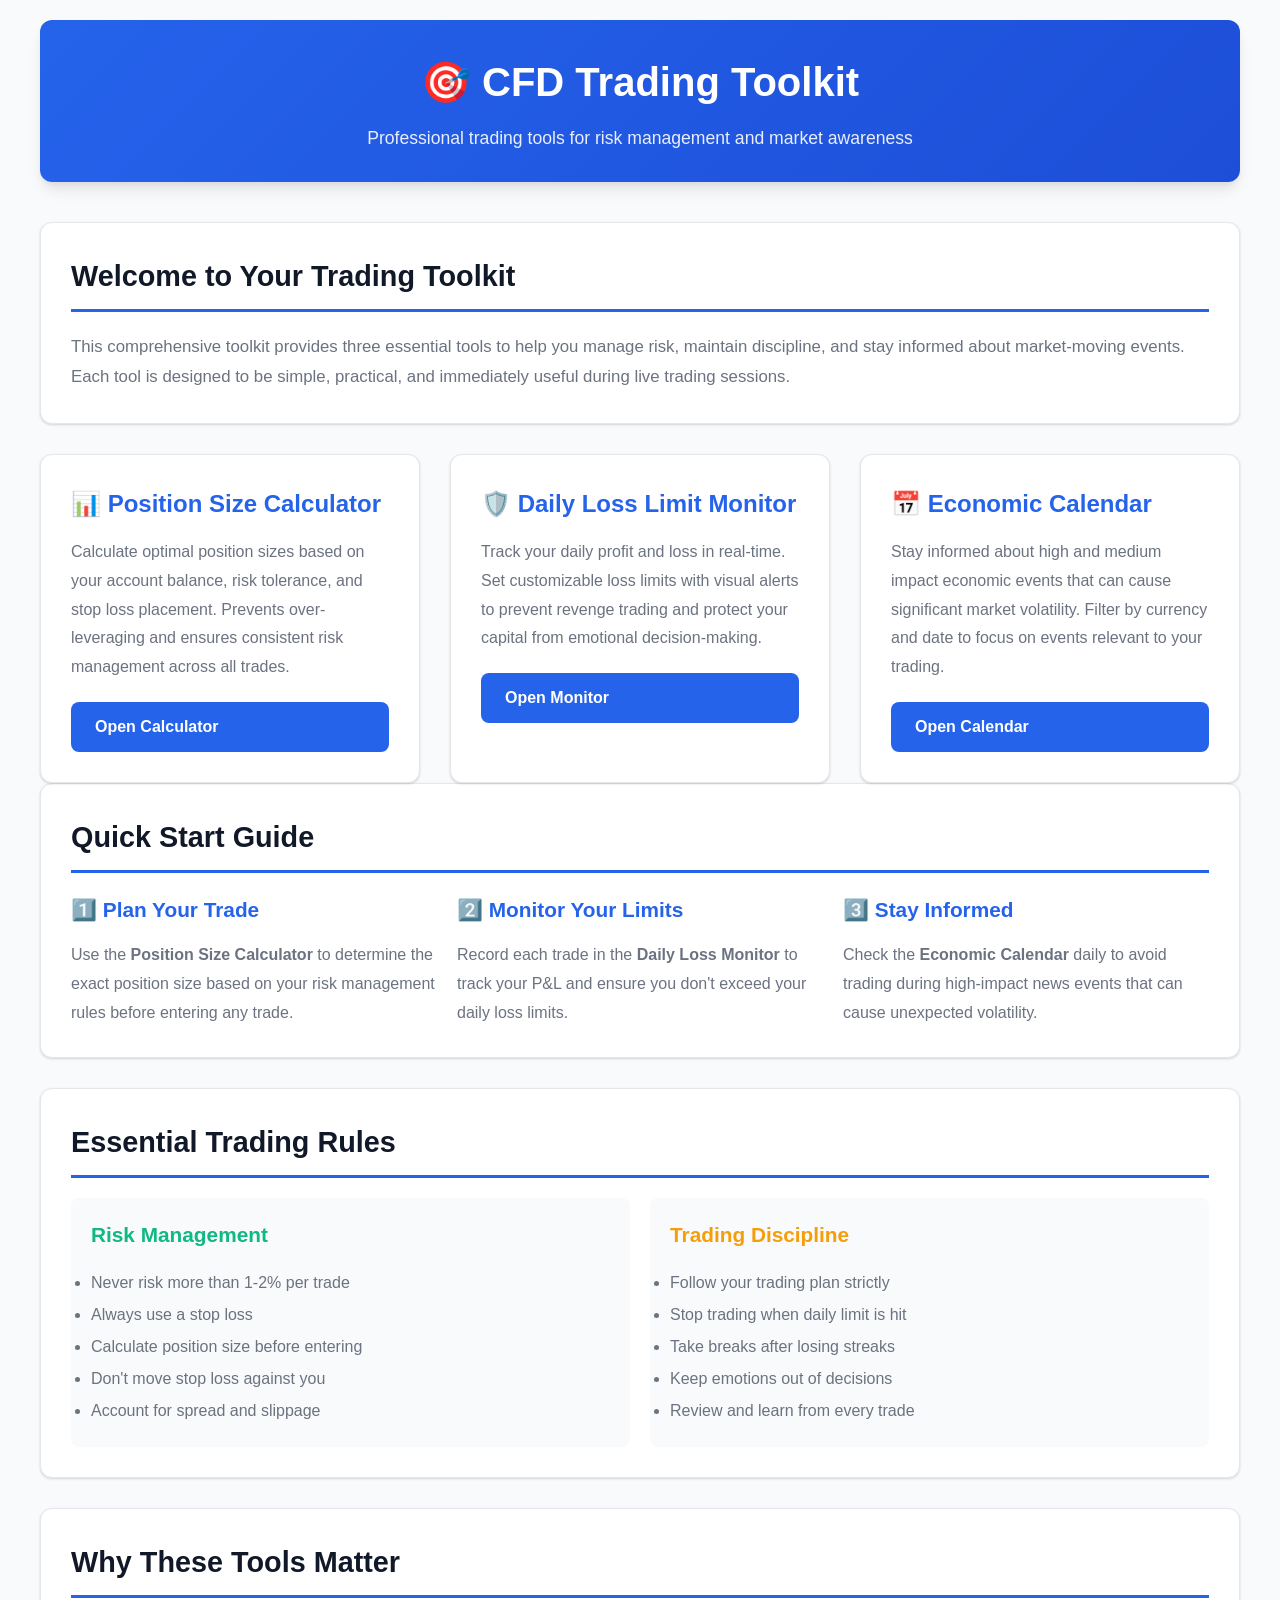
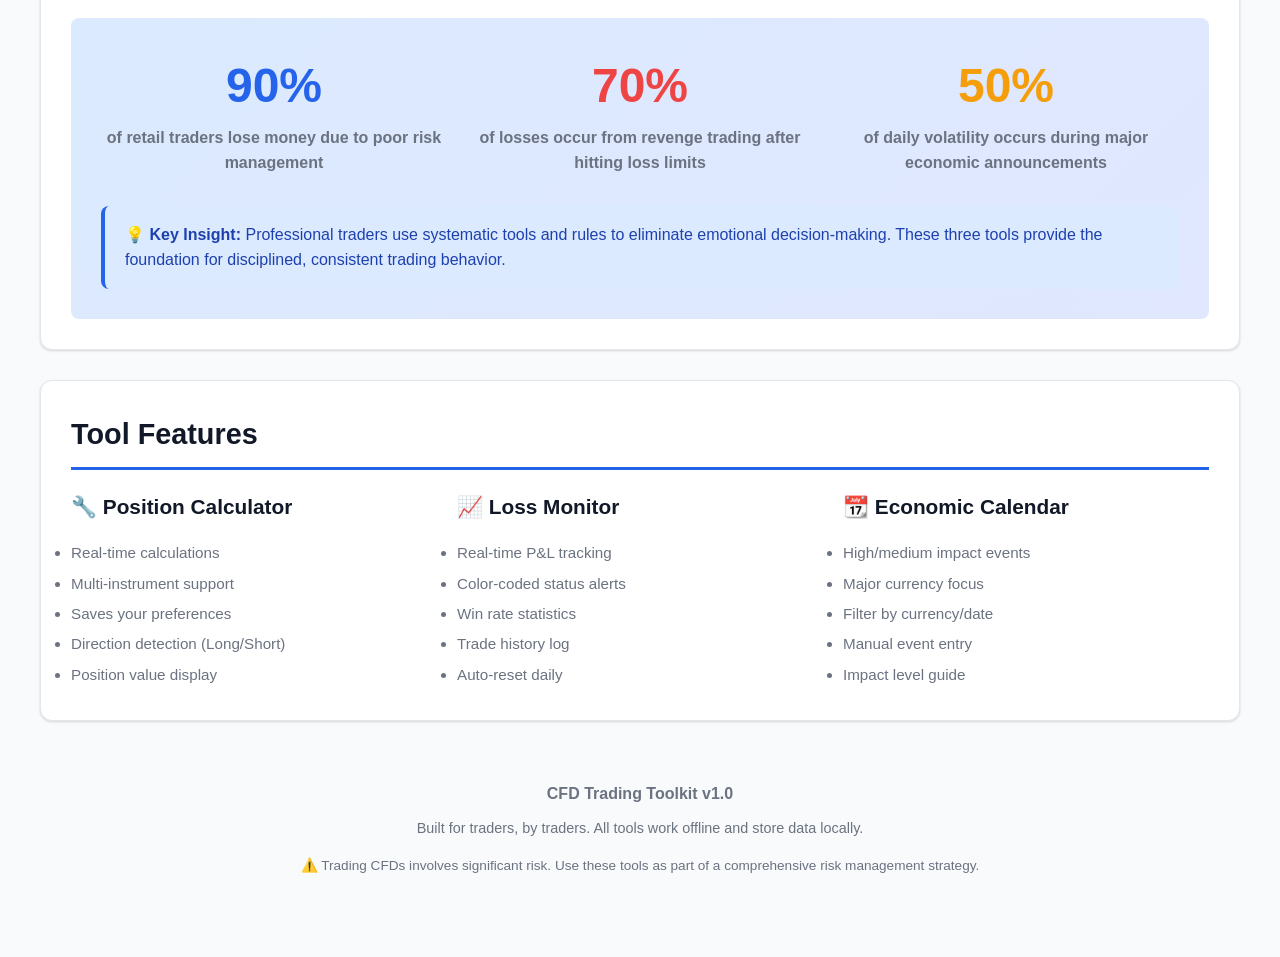
<file: index.html>
<!DOCTYPE html>
<html lang="en">
<head>
    <meta charset="UTF-8">
    <meta name="viewport" content="width=device-width, initial-scale=1.0">
    <title>CFD Trading Toolkit - Dashboard</title>
    <link rel="stylesheet" href="css/style.css">
</head>
<body>
    <div class="container">
        <!-- Header -->
        <div class="header">
            <h1>🎯 CFD Trading Toolkit</h1>
            <p>Professional trading tools for risk management and market awareness</p>
        </div>

        <!-- Welcome Message -->
        <div class="card">
            <h2>Welcome to Your Trading Toolkit</h2>
            <p style="color: var(--text-secondary); line-height: 1.8; font-size: 1.05rem;">
                This comprehensive toolkit provides three essential tools to help you manage risk,
                maintain discipline, and stay informed about market-moving events. Each tool is designed
                to be simple, practical, and immediately useful during live trading sessions.
            </p>
        </div>

        <!-- Tools Grid -->
        <div class="dashboard-grid">
            <!-- Position Size Calculator -->
            <a href="position-calculator.html" class="tool-card">
                <h3>📊 Position Size Calculator</h3>
                <p>
                    Calculate optimal position sizes based on your account balance, risk tolerance,
                    and stop loss placement. Prevents over-leveraging and ensures consistent risk
                    management across all trades.
                </p>
                <div class="btn btn-primary">Open Calculator</div>
            </a>

            <!-- Daily Loss Limit Monitor -->
            <a href="loss-monitor.html" class="tool-card">
                <h3>🛡️ Daily Loss Limit Monitor</h3>
                <p>
                    Track your daily profit and loss in real-time. Set customizable loss limits
                    with visual alerts to prevent revenge trading and protect your capital from
                    emotional decision-making.
                </p>
                <div class="btn btn-primary">Open Monitor</div>
            </a>

            <!-- Economic Calendar -->
            <a href="economic-calendar.html" class="tool-card">
                <h3>📅 Economic Calendar</h3>
                <p>
                    Stay informed about high and medium impact economic events that can cause
                    significant market volatility. Filter by currency and date to focus on
                    events relevant to your trading.
                </p>
                <div class="btn btn-primary">Open Calendar</div>
            </a>
        </div>

        <!-- Quick Start Guide -->
        <div class="card">
            <h2>Quick Start Guide</h2>

            <div class="grid grid-3">
                <div>
                    <h3 style="color: var(--primary-color);">1️⃣ Plan Your Trade</h3>
                    <p style="color: var(--text-secondary); line-height: 1.8;">
                        Use the <strong>Position Size Calculator</strong> to determine the exact
                        position size based on your risk management rules before entering any trade.
                    </p>
                </div>

                <div>
                    <h3 style="color: var(--primary-color);">2️⃣ Monitor Your Limits</h3>
                    <p style="color: var(--text-secondary); line-height: 1.8;">
                        Record each trade in the <strong>Daily Loss Monitor</strong> to track your
                        P&L and ensure you don't exceed your daily loss limits.
                    </p>
                </div>

                <div>
                    <h3 style="color: var(--primary-color);">3️⃣ Stay Informed</h3>
                    <p style="color: var(--text-secondary); line-height: 1.8;">
                        Check the <strong>Economic Calendar</strong> daily to avoid trading during
                        high-impact news events that can cause unexpected volatility.
                    </p>
                </div>
            </div>
        </div>

        <!-- Trading Rules Reminder -->
        <div class="card">
            <h2>Essential Trading Rules</h2>

            <div class="grid grid-2">
                <div style="background: var(--bg-color); padding: 20px; border-radius: 8px;">
                    <h3 style="color: var(--success-color);">Risk Management</h3>
                    <ul style="line-height: 2; color: var(--text-secondary);">
                        <li>Never risk more than 1-2% per trade</li>
                        <li>Always use a stop loss</li>
                        <li>Calculate position size before entering</li>
                        <li>Don't move stop loss against you</li>
                        <li>Account for spread and slippage</li>
                    </ul>
                </div>

                <div style="background: var(--bg-color); padding: 20px; border-radius: 8px;">
                    <h3 style="color: var(--warning-color);">Trading Discipline</h3>
                    <ul style="line-height: 2; color: var(--text-secondary);">
                        <li>Follow your trading plan strictly</li>
                        <li>Stop trading when daily limit is hit</li>
                        <li>Take breaks after losing streaks</li>
                        <li>Keep emotions out of decisions</li>
                        <li>Review and learn from every trade</li>
                    </ul>
                </div>
            </div>
        </div>

        <!-- Statistics Dashboard (Optional) -->
        <div class="card">
            <h2>Why These Tools Matter</h2>

            <div style="background: linear-gradient(135deg, #dbeafe, #e0e7ff); padding: 30px; border-radius: 8px;">
                <div class="grid grid-3">
                    <div style="text-align: center;">
                        <div style="font-size: 3rem; font-weight: 700; color: var(--primary-color);">90%</div>
                        <div style="color: var(--text-secondary); font-weight: 600;">
                            of retail traders lose money due to poor risk management
                        </div>
                    </div>

                    <div style="text-align: center;">
                        <div style="font-size: 3rem; font-weight: 700; color: var(--danger-color);">70%</div>
                        <div style="color: var(--text-secondary); font-weight: 600;">
                            of losses occur from revenge trading after hitting loss limits
                        </div>
                    </div>

                    <div style="text-align: center;">
                        <div style="font-size: 3rem; font-weight: 700; color: var(--warning-color);">50%</div>
                        <div style="color: var(--text-secondary); font-weight: 600;">
                            of daily volatility occurs during major economic announcements
                        </div>
                    </div>
                </div>

                <div class="alert alert-info" style="margin-top: 30px; margin-bottom: 0;">
                    <strong>💡 Key Insight:</strong> Professional traders use systematic tools and rules to eliminate
                    emotional decision-making. These three tools provide the foundation for disciplined,
                    consistent trading behavior.
                </div>
            </div>
        </div>

        <!-- Support Information -->
        <div class="card">
            <h2>Tool Features</h2>

            <div class="grid grid-3">
                <div>
                    <h3>🔧 Position Calculator</h3>
                    <ul style="line-height: 2; color: var(--text-secondary); font-size: 0.95rem;">
                        <li>Real-time calculations</li>
                        <li>Multi-instrument support</li>
                        <li>Saves your preferences</li>
                        <li>Direction detection (Long/Short)</li>
                        <li>Position value display</li>
                    </ul>
                </div>

                <div>
                    <h3>📈 Loss Monitor</h3>
                    <ul style="line-height: 2; color: var(--text-secondary); font-size: 0.95rem;">
                        <li>Real-time P&L tracking</li>
                        <li>Color-coded status alerts</li>
                        <li>Win rate statistics</li>
                        <li>Trade history log</li>
                        <li>Auto-reset daily</li>
                    </ul>
                </div>

                <div>
                    <h3>📆 Economic Calendar</h3>
                    <ul style="line-height: 2; color: var(--text-secondary); font-size: 0.95rem;">
                        <li>High/medium impact events</li>
                        <li>Major currency focus</li>
                        <li>Filter by currency/date</li>
                        <li>Manual event entry</li>
                        <li>Impact level guide</li>
                    </ul>
                </div>
            </div>
        </div>

        <!-- Footer Info -->
        <div class="card" style="background: var(--bg-color); border: none; box-shadow: none;">
            <p class="text-center" style="color: var(--text-secondary); margin-bottom: 10px;">
                <strong>CFD Trading Toolkit v1.0</strong>
            </p>
            <p class="text-center" style="color: var(--text-secondary); font-size: 0.9rem;">
                Built for traders, by traders. All tools work offline and store data locally.
            </p>
            <p class="text-center" style="color: var(--text-secondary); font-size: 0.85rem; margin-top: 15px;">
                ⚠️ Trading CFDs involves significant risk. Use these tools as part of a comprehensive risk management strategy.
            </p>
        </div>
    </div>
</body>
</html>
</file>
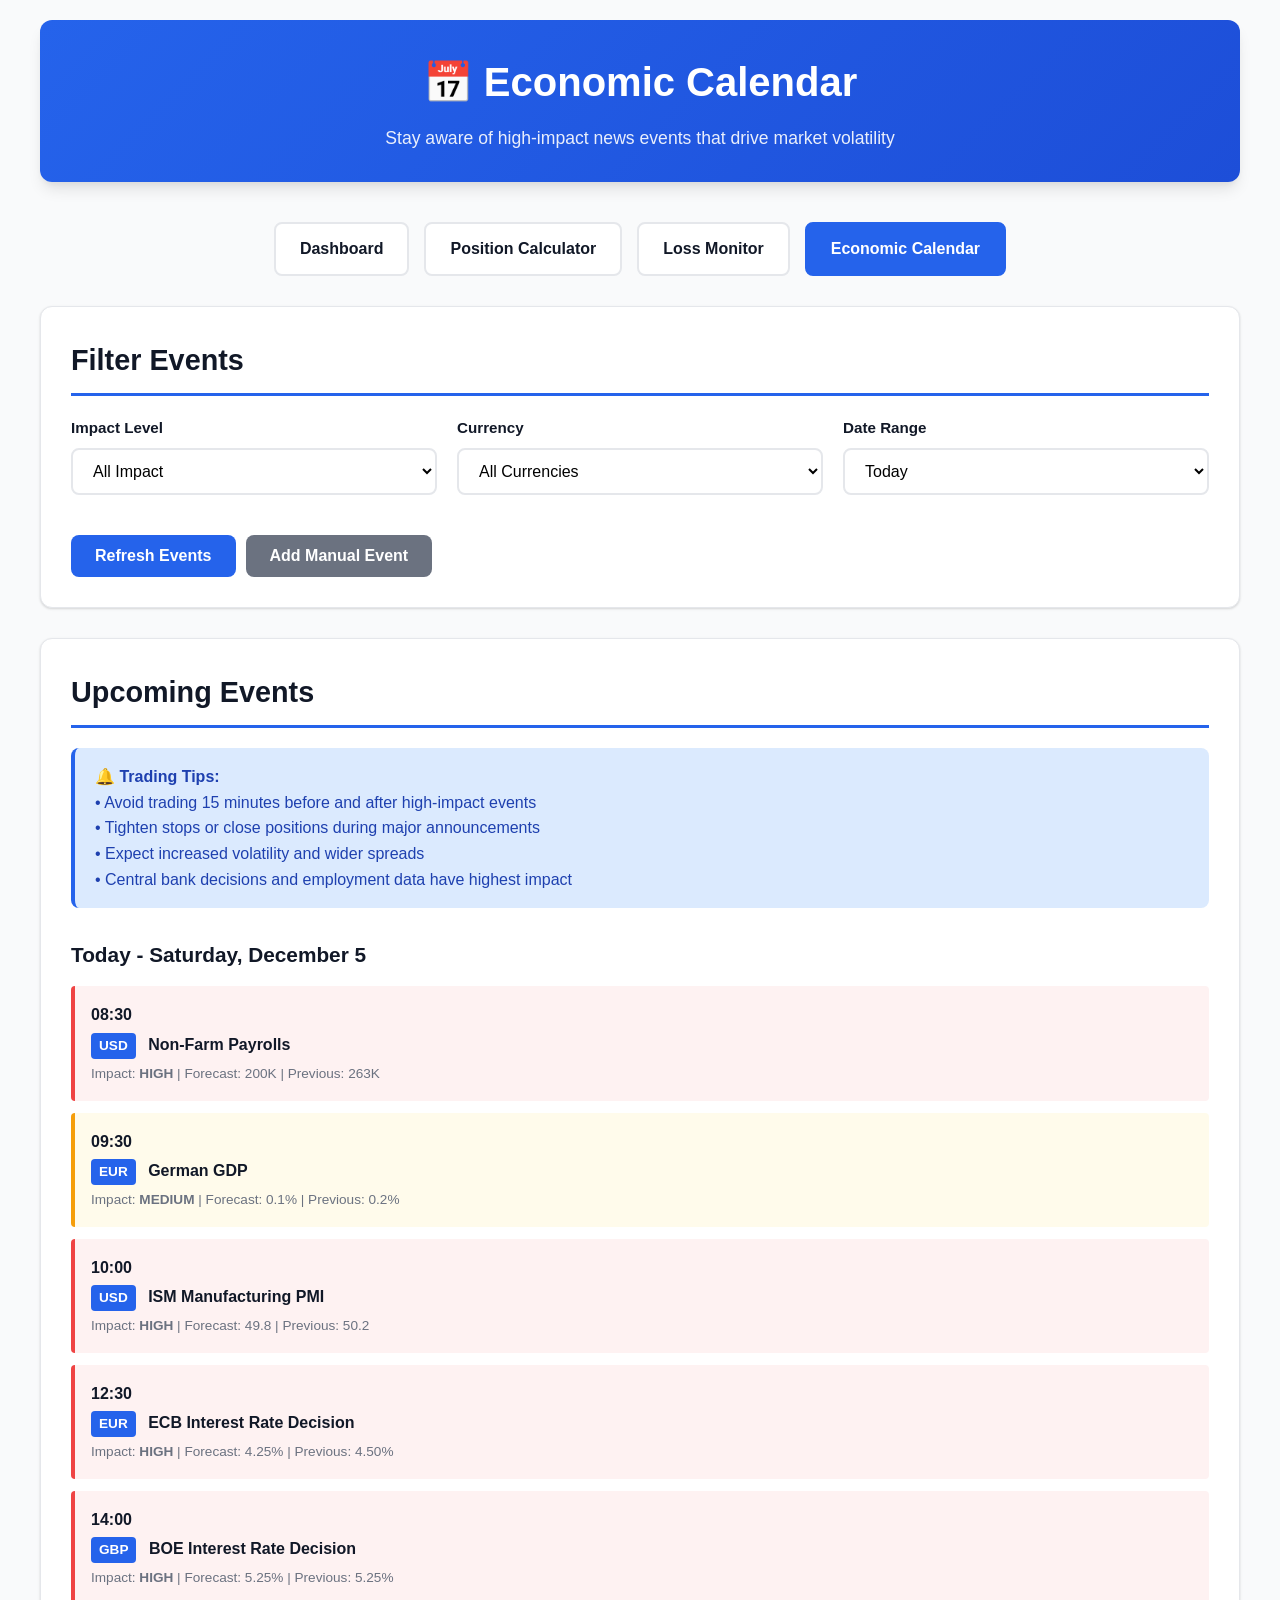
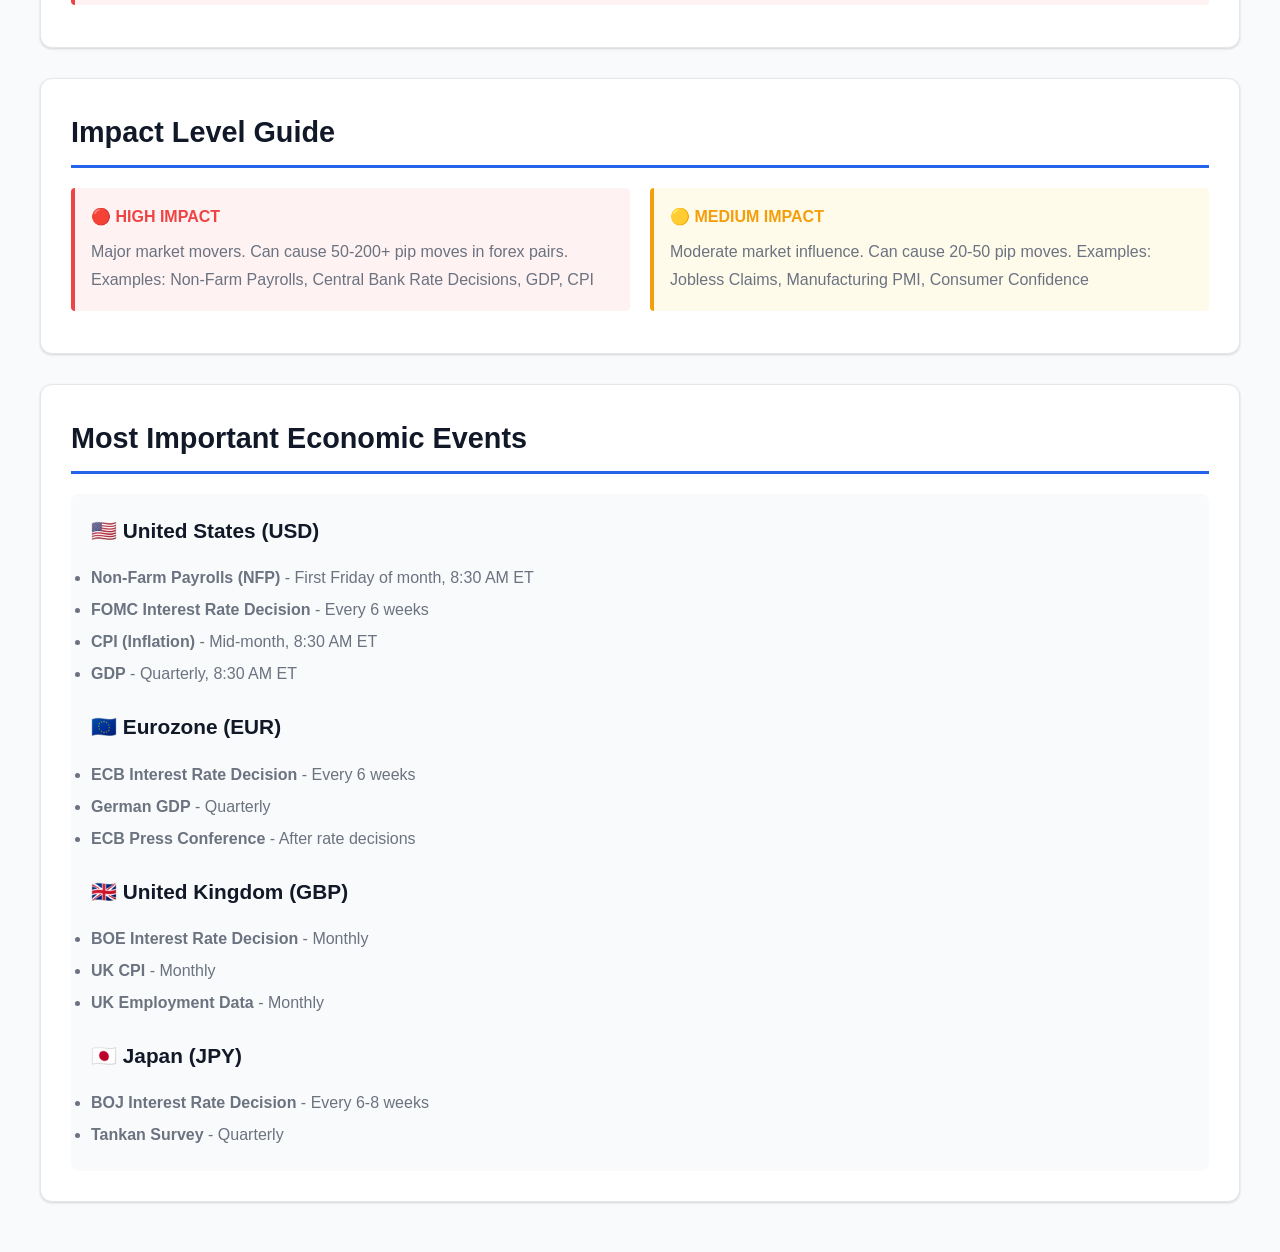
<file: economic-calendar.html>
<!DOCTYPE html>
<html lang="en">
<head>
    <meta charset="UTF-8">
    <meta name="viewport" content="width=device-width, initial-scale=1.0">
    <title>Economic Calendar - CFD Trading Toolkit</title>
    <link rel="stylesheet" href="css/style.css">
</head>
<body>
    <div class="container">
        <!-- Header -->
        <div class="header">
            <h1>📅 Economic Calendar</h1>
            <p>Stay aware of high-impact news events that drive market volatility</p>
        </div>

        <!-- Navigation -->
        <div class="nav">
            <a href="index.html" class="nav-btn">Dashboard</a>
            <a href="position-calculator.html" class="nav-btn">Position Calculator</a>
            <a href="loss-monitor.html" class="nav-btn">Loss Monitor</a>
            <a href="economic-calendar.html" class="nav-btn active">Economic Calendar</a>
        </div>

        <!-- Message Area -->
        <div id="message" style="display: none;"></div>

        <!-- Filters Card -->
        <div class="card">
            <h2>Filter Events</h2>

            <div class="grid grid-3">
                <div class="form-group">
                    <label for="filter-impact">Impact Level</label>
                    <select id="filter-impact">
                        <option value="all">All Impact</option>
                        <option value="high">High Impact Only</option>
                        <option value="medium">Medium Impact Only</option>
                    </select>
                </div>

                <div class="form-group">
                    <label for="filter-currency">Currency</label>
                    <select id="filter-currency">
                        <option value="all">All Currencies</option>
                        <option value="USD">USD</option>
                        <option value="EUR">EUR</option>
                        <option value="GBP">GBP</option>
                        <option value="JPY">JPY</option>
                        <option value="CHF">CHF</option>
                        <option value="CAD">CAD</option>
                        <option value="AUD">AUD</option>
                        <option value="NZD">NZD</option>
                    </select>
                </div>

                <div class="form-group">
                    <label for="filter-date">Date Range</label>
                    <select id="filter-date">
                        <option value="today">Today</option>
                        <option value="tomorrow">Tomorrow</option>
                        <option value="all">Today & Tomorrow</option>
                    </select>
                </div>
            </div>

            <div style="display: flex; gap: 10px; margin-top: 20px; flex-wrap: wrap;">
                <button id="refresh-btn" class="btn btn-primary">Refresh Events</button>
                <button id="add-event-btn" class="btn btn-secondary">Add Manual Event</button>
            </div>
        </div>

        <!-- Add Event Form (Hidden by default) -->
        <div id="add-event-section" class="card" style="display: none;">
            <h2>Add Manual Event</h2>

            <form id="add-event-form">
                <div class="grid grid-2">
                    <div class="form-group">
                        <label for="event-date">Date *</label>
                        <input type="date" id="event-date" required>
                    </div>

                    <div class="form-group">
                        <label for="event-time">Time *</label>
                        <input type="time" id="event-time" required>
                    </div>

                    <div class="form-group">
                        <label for="event-currency">Currency *</label>
                        <select id="event-currency" required>
                            <option value="USD">USD</option>
                            <option value="EUR">EUR</option>
                            <option value="GBP">GBP</option>
                            <option value="JPY">JPY</option>
                            <option value="CHF">CHF</option>
                            <option value="CAD">CAD</option>
                            <option value="AUD">AUD</option>
                            <option value="NZD">NZD</option>
                        </select>
                    </div>

                    <div class="form-group">
                        <label for="event-impact">Impact *</label>
                        <select id="event-impact" required>
                            <option value="high">High</option>
                            <option value="medium">Medium</option>
                        </select>
                    </div>

                    <div class="form-group">
                        <label for="event-name">Event Name *</label>
                        <input type="text" id="event-name" placeholder="e.g., Non-Farm Payrolls" required>
                    </div>

                    <div class="form-group">
                        <label for="event-forecast">Forecast (optional)</label>
                        <input type="text" id="event-forecast" placeholder="e.g., 200K">
                    </div>

                    <div class="form-group">
                        <label for="event-previous">Previous (optional)</label>
                        <input type="text" id="event-previous" placeholder="e.g., 263K">
                    </div>
                </div>

                <div style="display: flex; gap: 10px; margin-top: 10px;">
                    <button type="submit" class="btn btn-success">Add Event</button>
                    <button type="button" class="btn btn-secondary" onclick="document.getElementById('add-event-section').style.display='none'">Cancel</button>
                </div>
            </form>
        </div>

        <!-- Events Display Card -->
        <div class="card">
            <h2>Upcoming Events</h2>

            <div class="alert alert-info">
                <strong>🔔 Trading Tips:</strong><br>
                • Avoid trading 15 minutes before and after high-impact events<br>
                • Tighten stops or close positions during major announcements<br>
                • Expect increased volatility and wider spreads<br>
                • Central bank decisions and employment data have highest impact
            </div>

            <div id="events-container" style="margin-top: 20px;">
                <p class="text-center" style="color: var(--text-secondary); padding: 20px;">
                    Loading events...
                </p>
            </div>
        </div>

        <!-- Impact Legend -->
        <div class="card">
            <h2>Impact Level Guide</h2>

            <div class="grid grid-2">
                <div class="event-item high-impact">
                    <div style="font-weight: 700; color: var(--danger-color); margin-bottom: 8px;">
                        🔴 HIGH IMPACT
                    </div>
                    <p style="color: var(--text-secondary); line-height: 1.8;">
                        Major market movers. Can cause 50-200+ pip moves in forex pairs.
                        Examples: Non-Farm Payrolls, Central Bank Rate Decisions, GDP, CPI
                    </p>
                </div>

                <div class="event-item medium-impact">
                    <div style="font-weight: 700; color: var(--warning-color); margin-bottom: 8px;">
                        🟡 MEDIUM IMPACT
                    </div>
                    <p style="color: var(--text-secondary); line-height: 1.8;">
                        Moderate market influence. Can cause 20-50 pip moves.
                        Examples: Jobless Claims, Manufacturing PMI, Consumer Confidence
                    </p>
                </div>
            </div>
        </div>

        <!-- Major Events Reference -->
        <div class="card">
            <h2>Most Important Economic Events</h2>

            <div style="background: var(--bg-color); padding: 20px; border-radius: 8px;">
                <h3>🇺🇸 United States (USD)</h3>
                <ul style="line-height: 2; color: var(--text-secondary); margin-bottom: 20px;">
                    <li><strong>Non-Farm Payrolls (NFP)</strong> - First Friday of month, 8:30 AM ET</li>
                    <li><strong>FOMC Interest Rate Decision</strong> - Every 6 weeks</li>
                    <li><strong>CPI (Inflation)</strong> - Mid-month, 8:30 AM ET</li>
                    <li><strong>GDP</strong> - Quarterly, 8:30 AM ET</li>
                </ul>

                <h3>🇪🇺 Eurozone (EUR)</h3>
                <ul style="line-height: 2; color: var(--text-secondary); margin-bottom: 20px;">
                    <li><strong>ECB Interest Rate Decision</strong> - Every 6 weeks</li>
                    <li><strong>German GDP</strong> - Quarterly</li>
                    <li><strong>ECB Press Conference</strong> - After rate decisions</li>
                </ul>

                <h3>🇬🇧 United Kingdom (GBP)</h3>
                <ul style="line-height: 2; color: var(--text-secondary); margin-bottom: 20px;">
                    <li><strong>BOE Interest Rate Decision</strong> - Monthly</li>
                    <li><strong>UK CPI</strong> - Monthly</li>
                    <li><strong>UK Employment Data</strong> - Monthly</li>
                </ul>

                <h3>🇯🇵 Japan (JPY)</h3>
                <ul style="line-height: 2; color: var(--text-secondary);">
                    <li><strong>BOJ Interest Rate Decision</strong> - Every 6-8 weeks</li>
                    <li><strong>Tankan Survey</strong> - Quarterly</li>
                </ul>
            </div>
        </div>
    </div>

    <script src="js/calendar.js"></script>
</body>
</html>
</file>
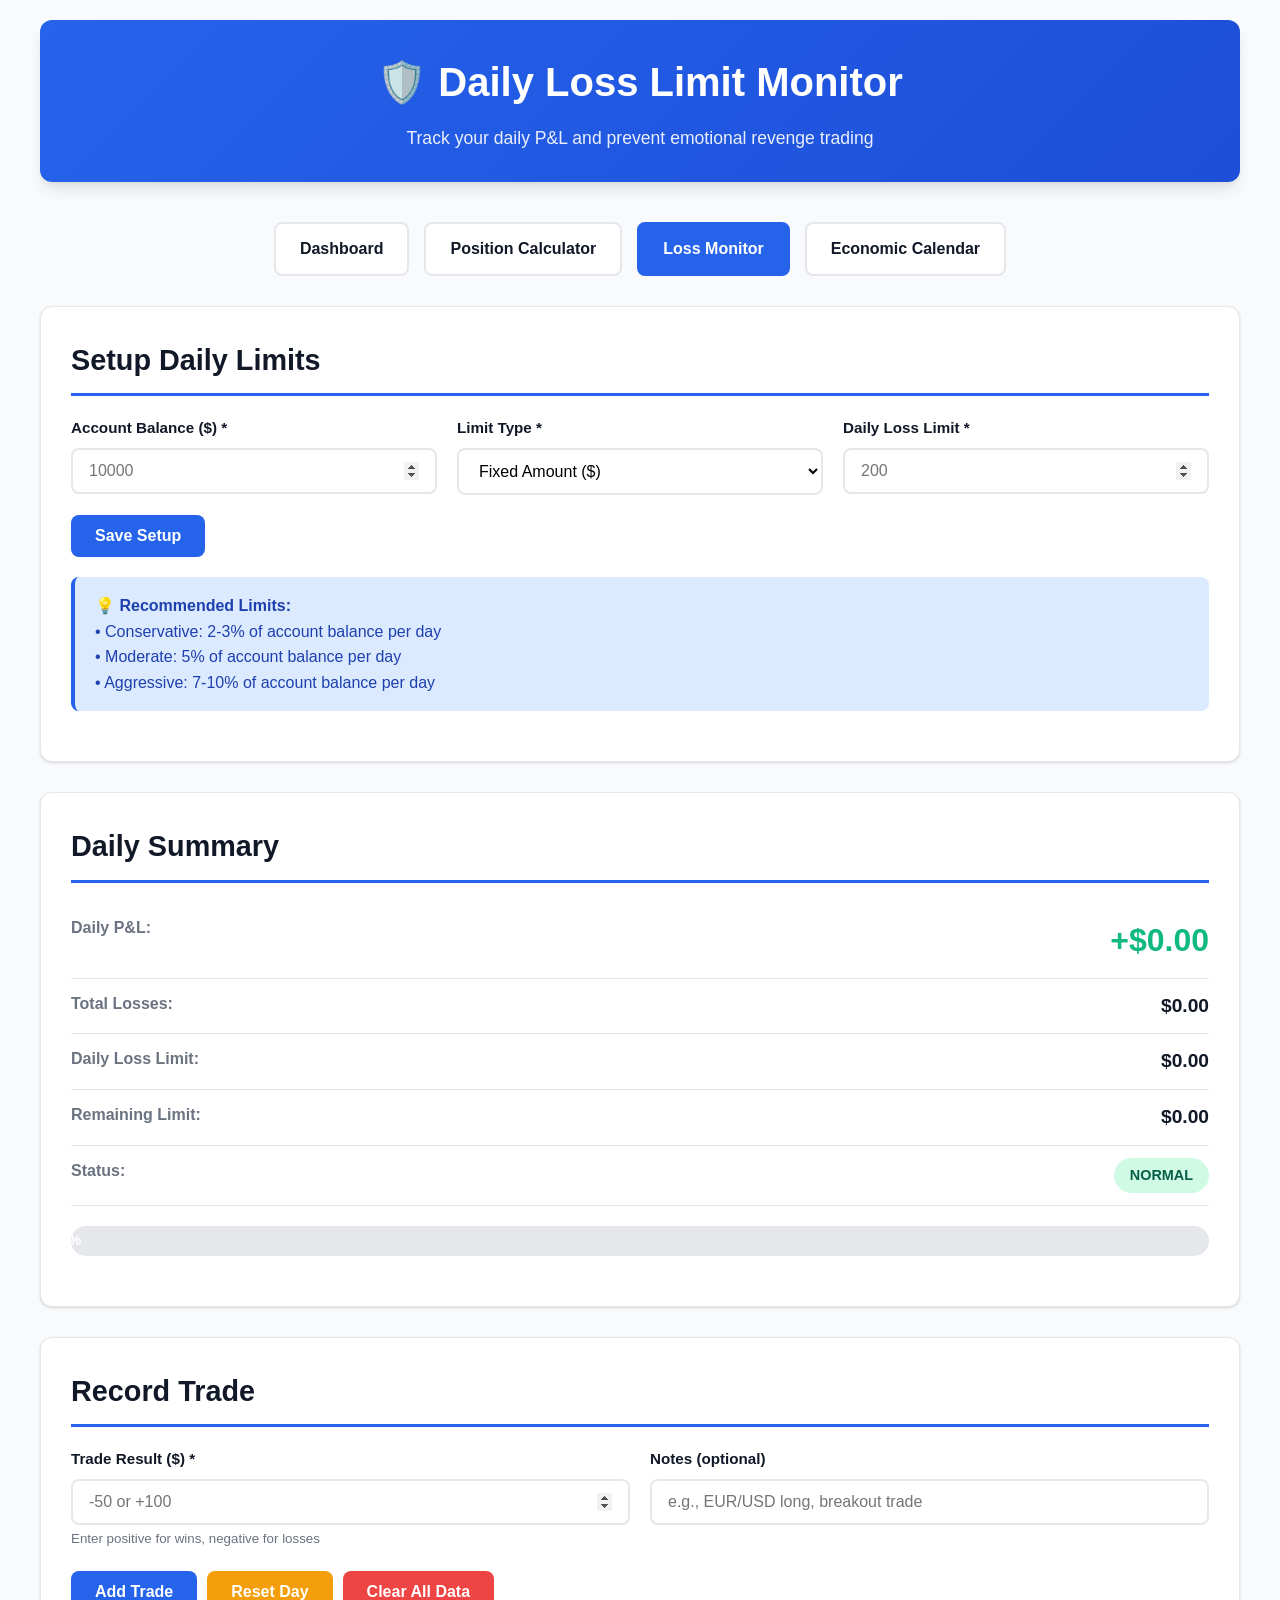
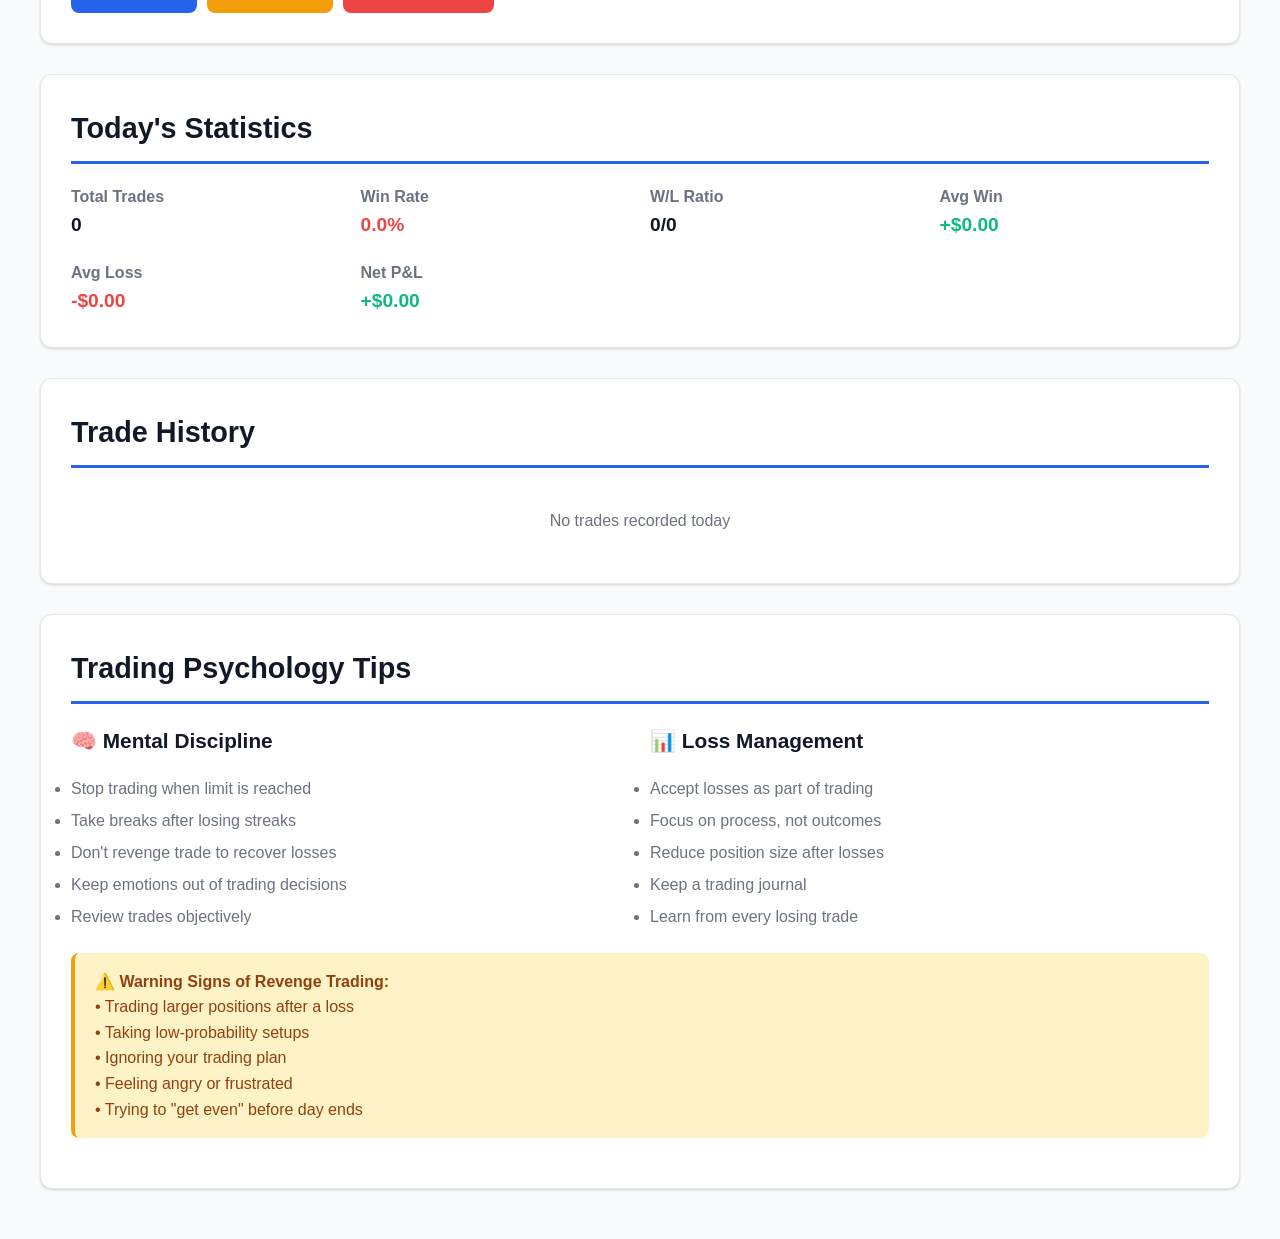
<file: loss-monitor.html>
<!DOCTYPE html>
<html lang="en">
<head>
    <meta charset="UTF-8">
    <meta name="viewport" content="width=device-width, initial-scale=1.0">
    <title>Daily Loss Limit Monitor - CFD Trading Toolkit</title>
    <link rel="stylesheet" href="css/style.css">
</head>
<body>
    <div class="container">
        <!-- Header -->
        <div class="header">
            <h1>🛡️ Daily Loss Limit Monitor</h1>
            <p>Track your daily P&L and prevent emotional revenge trading</p>
        </div>

        <!-- Navigation -->
        <div class="nav">
            <a href="index.html" class="nav-btn">Dashboard</a>
            <a href="position-calculator.html" class="nav-btn">Position Calculator</a>
            <a href="loss-monitor.html" class="nav-btn active">Loss Monitor</a>
            <a href="economic-calendar.html" class="nav-btn">Economic Calendar</a>
        </div>

        <!-- Message Area -->
        <div id="message" style="display: none;"></div>

        <!-- Setup Card -->
        <div class="card">
            <h2>Setup Daily Limits</h2>

            <form id="setup-form">
                <div class="grid grid-2">
                    <div class="form-group">
                        <label for="setup-balance">Account Balance ($) *</label>
                        <input
                            type="number"
                            id="setup-balance"
                            placeholder="10000"
                            step="0.01"
                            min="0"
                            required
                        >
                    </div>

                    <div class="form-group">
                        <label for="limit-type">Limit Type *</label>
                        <select id="limit-type" required>
                            <option value="fixed">Fixed Amount ($)</option>
                            <option value="percent">Percentage (%)</option>
                        </select>
                    </div>

                    <div class="form-group">
                        <label for="limit-value">Daily Loss Limit *</label>
                        <input
                            type="number"
                            id="limit-value"
                            placeholder="200"
                            step="0.01"
                            min="0"
                            required
                        >
                    </div>
                </div>

                <button type="submit" class="btn btn-primary">Save Setup</button>
            </form>

            <div class="alert alert-info mt-20">
                <strong>💡 Recommended Limits:</strong><br>
                • Conservative: 2-3% of account balance per day<br>
                • Moderate: 5% of account balance per day<br>
                • Aggressive: 7-10% of account balance per day
            </div>
        </div>

        <!-- Summary Card -->
        <div class="card">
            <h2>Daily Summary</h2>
            <div id="summary">
                <p class="text-center" style="color: var(--text-secondary); padding: 20px;">
                    Configure your daily limits above to start tracking
                </p>
            </div>
        </div>

        <!-- Add Trade Card -->
        <div class="card">
            <h2>Record Trade</h2>

            <form id="trade-form">
                <div class="grid grid-2">
                    <div class="form-group">
                        <label for="trade-result">Trade Result ($) *</label>
                        <input
                            type="number"
                            id="trade-result"
                            placeholder="-50 or +100"
                            step="0.01"
                            required
                        >
                        <small style="color: var(--text-secondary);">
                            Enter positive for wins, negative for losses
                        </small>
                    </div>

                    <div class="form-group">
                        <label for="trade-notes">Notes (optional)</label>
                        <input
                            type="text"
                            id="trade-notes"
                            placeholder="e.g., EUR/USD long, breakout trade"
                        >
                    </div>
                </div>

                <div style="display: flex; gap: 10px; flex-wrap: wrap;">
                    <button type="submit" class="btn btn-primary">Add Trade</button>
                    <button type="button" id="reset-day-btn" class="btn btn-warning">Reset Day</button>
                    <button type="button" id="clear-history-btn" class="btn btn-danger">Clear All Data</button>
                </div>
            </form>
        </div>

        <!-- Statistics Card -->
        <div class="card">
            <h2>Today's Statistics</h2>
            <div id="stats">
                <p class="text-center" style="color: var(--text-secondary); padding: 20px;">
                    No trades recorded yet
                </p>
            </div>
        </div>

        <!-- Trade History Card -->
        <div class="card">
            <h2>Trade History</h2>
            <div id="trade-history">
                <p class="text-center" style="color: var(--text-secondary); padding: 20px;">
                    No trades recorded today
                </p>
            </div>
        </div>

        <!-- Trading Psychology Tips -->
        <div class="card">
            <h2>Trading Psychology Tips</h2>

            <div class="grid grid-2">
                <div>
                    <h3>🧠 Mental Discipline</h3>
                    <ul style="line-height: 2; color: var(--text-secondary);">
                        <li>Stop trading when limit is reached</li>
                        <li>Take breaks after losing streaks</li>
                        <li>Don't revenge trade to recover losses</li>
                        <li>Keep emotions out of trading decisions</li>
                        <li>Review trades objectively</li>
                    </ul>
                </div>

                <div>
                    <h3>📊 Loss Management</h3>
                    <ul style="line-height: 2; color: var(--text-secondary);">
                        <li>Accept losses as part of trading</li>
                        <li>Focus on process, not outcomes</li>
                        <li>Reduce position size after losses</li>
                        <li>Keep a trading journal</li>
                        <li>Learn from every losing trade</li>
                    </ul>
                </div>
            </div>

            <div class="alert alert-warning mt-20">
                <strong>⚠️ Warning Signs of Revenge Trading:</strong><br>
                • Trading larger positions after a loss<br>
                • Taking low-probability setups<br>
                • Ignoring your trading plan<br>
                • Feeling angry or frustrated<br>
                • Trying to "get even" before day ends
            </div>
        </div>
    </div>

    <script src="js/monitor.js"></script>
</body>
</html>
</file>
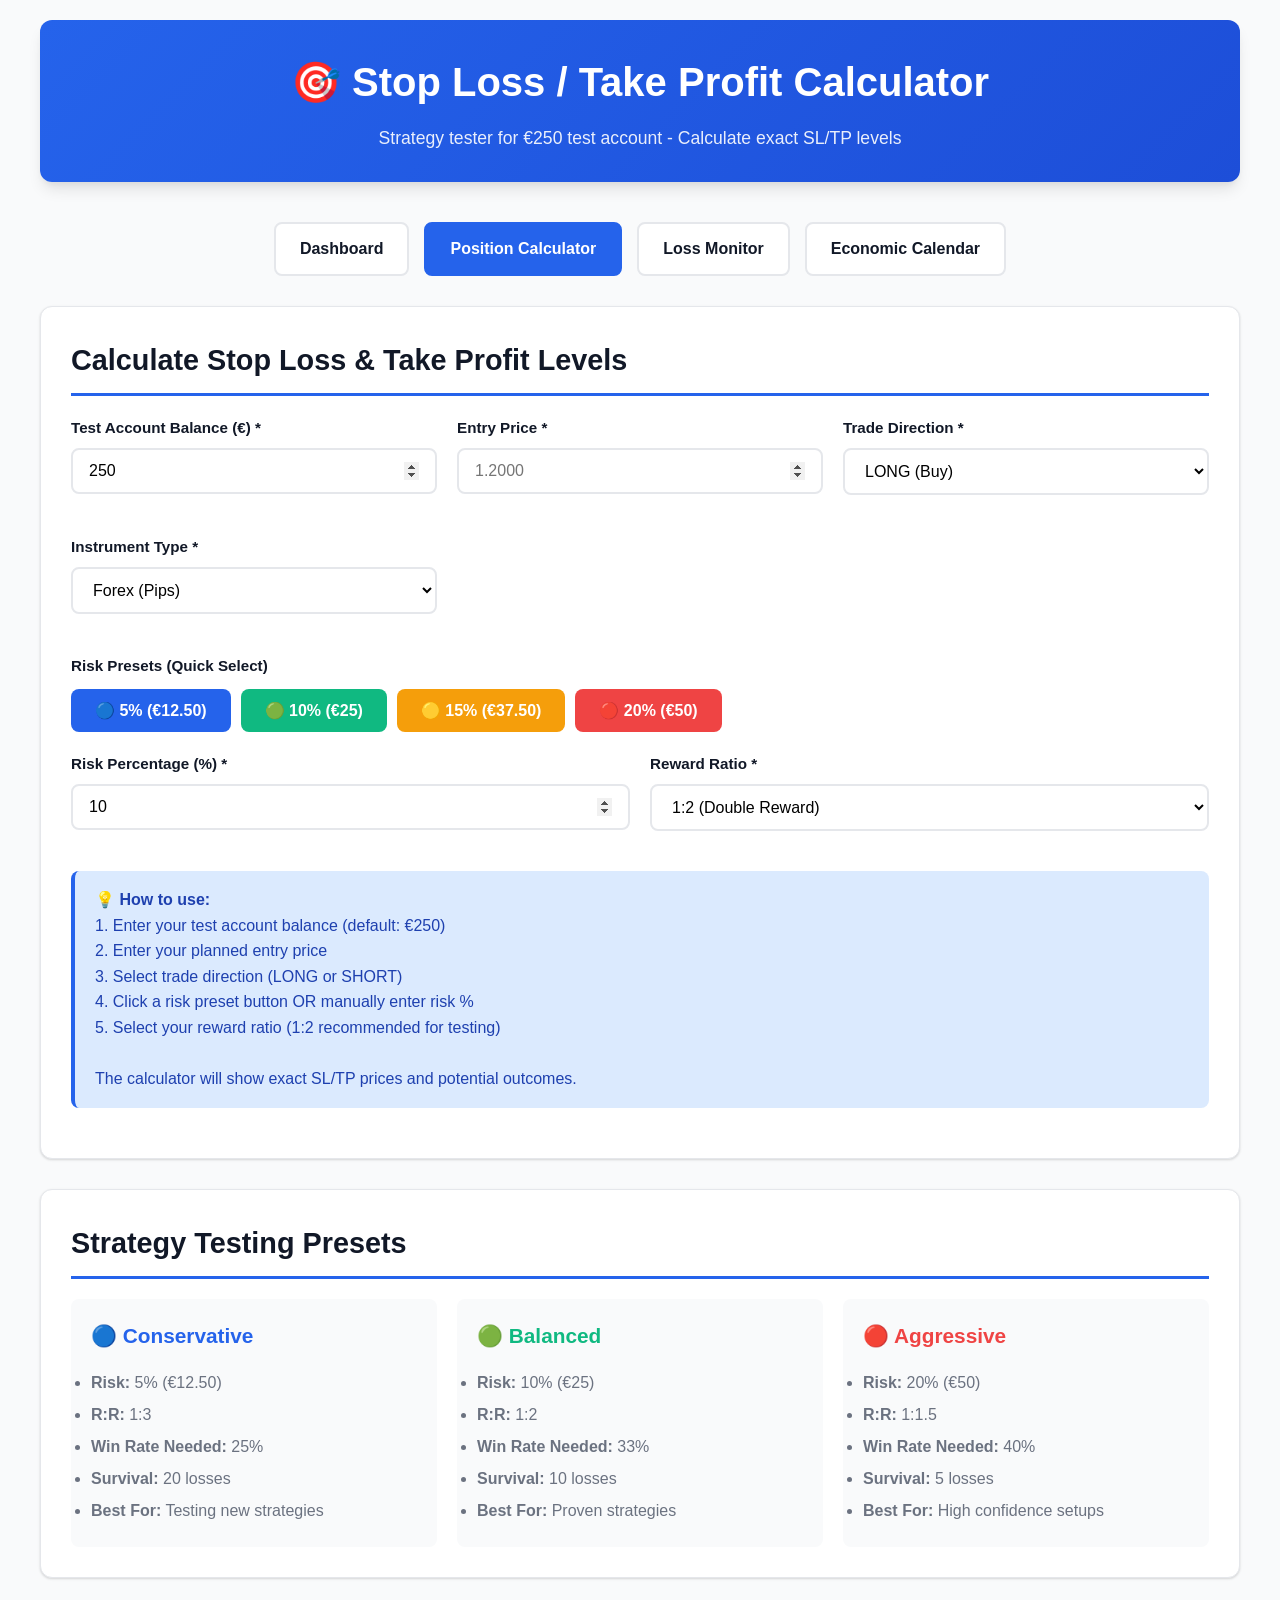
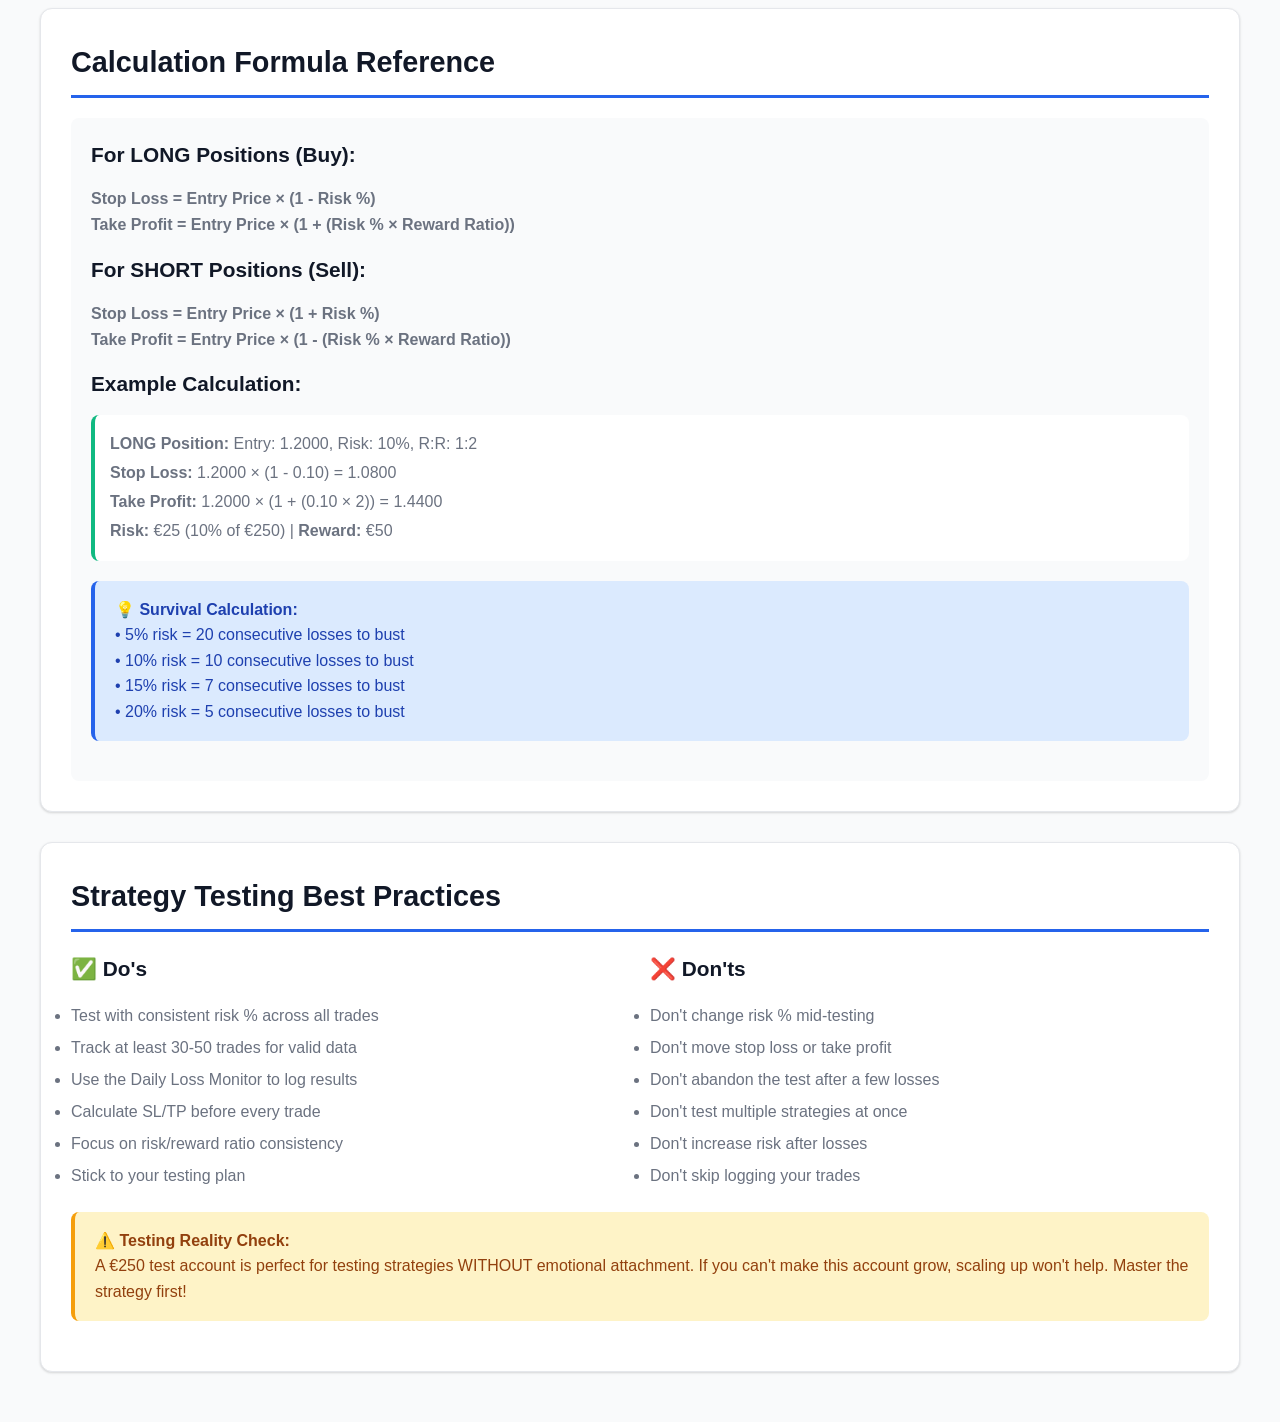
<file: position-calculator.html>
<!DOCTYPE html>
<html lang="en">
<head>
    <meta charset="UTF-8">
    <meta name="viewport" content="width=device-width, initial-scale=1.0">
    <title>Position Size Calculator - CFD Trading Toolkit</title>
    <link rel="stylesheet" href="css/style.css">
</head>
<body>
    <div class="container">
        <!-- Header -->
        <div class="header">
            <h1>🎯 Stop Loss / Take Profit Calculator</h1>
            <p>Strategy tester for €250 test account - Calculate exact SL/TP levels</p>
        </div>

        <!-- Navigation -->
        <div class="nav">
            <a href="index.html" class="nav-btn">Dashboard</a>
            <a href="position-calculator.html" class="nav-btn active">Position Calculator</a>
            <a href="loss-monitor.html" class="nav-btn">Loss Monitor</a>
            <a href="economic-calendar.html" class="nav-btn">Economic Calendar</a>
        </div>

        <!-- Calculator Card -->
        <div class="card">
            <h2>Calculate Stop Loss & Take Profit Levels</h2>

            <form id="calculator-form">
                <div class="grid grid-2">
                    <div class="form-group">
                        <label for="account-balance">Test Account Balance (€) *</label>
                        <input
                            type="number"
                            id="account-balance"
                            placeholder="250"
                            value="250"
                            step="0.01"
                            min="0"
                            required
                        >
                    </div>

                    <div class="form-group">
                        <label for="entry-price">Entry Price *</label>
                        <input
                            type="number"
                            id="entry-price"
                            placeholder="1.2000"
                            step="0.00001"
                            min="0"
                            required
                        >
                    </div>

                    <div class="form-group">
                        <label for="direction">Trade Direction *</label>
                        <select id="direction" required>
                            <option value="long">LONG (Buy)</option>
                            <option value="short">SHORT (Sell)</option>
                        </select>
                    </div>

                    <div class="form-group">
                        <label for="instrument-type">Instrument Type *</label>
                        <select id="instrument-type" required>
                            <option value="forex">Forex (Pips)</option>
                            <option value="stocks">Stocks (Points)</option>
                            <option value="indices">Indices (Points)</option>
                            <option value="crypto">Crypto ($)</option>
                        </select>
                    </div>
                </div>

                <!-- Risk Presets -->
                <div class="form-group mt-20">
                    <label>Risk Presets (Quick Select)</label>
                    <div style="display: flex; gap: 10px; flex-wrap: wrap; margin-top: 10px;">
                        <button type="button" class="btn btn-primary risk-preset-btn" data-risk="5">
                            🔵 5% (€12.50)
                        </button>
                        <button type="button" class="btn btn-success risk-preset-btn" data-risk="10">
                            🟢 10% (€25)
                        </button>
                        <button type="button" class="btn btn-warning risk-preset-btn" data-risk="15">
                            🟡 15% (€37.50)
                        </button>
                        <button type="button" class="btn btn-danger risk-preset-btn" data-risk="20">
                            🔴 20% (€50)
                        </button>
                    </div>
                </div>

                <div class="grid grid-2 mt-20">
                    <div class="form-group">
                        <label for="risk-percent">Risk Percentage (%) *</label>
                        <input
                            type="number"
                            id="risk-percent"
                            placeholder="10"
                            value="10"
                            step="1"
                            min="1"
                            max="100"
                            required
                        >
                    </div>

                    <div class="form-group">
                        <label for="reward-ratio">Reward Ratio *</label>
                        <select id="reward-ratio" required>
                            <option value="1">1:1 (Equal Risk/Reward)</option>
                            <option value="2" selected>1:2 (Double Reward)</option>
                            <option value="3">1:3 (Triple Reward)</option>
                            <option value="4">1:4 (4x Reward)</option>
                        </select>
                    </div>
                </div>

                <div class="alert alert-info mt-20">
                    <strong>💡 How to use:</strong><br>
                    1. Enter your test account balance (default: €250)<br>
                    2. Enter your planned entry price<br>
                    3. Select trade direction (LONG or SHORT)<br>
                    4. Click a risk preset button OR manually enter risk %<br>
                    5. Select your reward ratio (1:2 recommended for testing)<br>
                    <br>
                    The calculator will show exact SL/TP prices and potential outcomes.
                </div>
            </form>

            <!-- Results -->
            <div id="result-box" style="display: none;"></div>
        </div>

        <!-- Strategy Testing Presets -->
        <div class="card">
            <h2>Strategy Testing Presets</h2>

            <div class="grid grid-3">
                <div style="background: var(--bg-color); padding: 20px; border-radius: 8px;">
                    <h3 style="color: var(--primary-color);">🔵 Conservative</h3>
                    <ul style="line-height: 2; color: var(--text-secondary);">
                        <li><strong>Risk:</strong> 5% (€12.50)</li>
                        <li><strong>R:R:</strong> 1:3</li>
                        <li><strong>Win Rate Needed:</strong> 25%</li>
                        <li><strong>Survival:</strong> 20 losses</li>
                        <li><strong>Best For:</strong> Testing new strategies</li>
                    </ul>
                </div>

                <div style="background: var(--bg-color); padding: 20px; border-radius: 8px;">
                    <h3 style="color: var(--success-color);">🟢 Balanced</h3>
                    <ul style="line-height: 2; color: var(--text-secondary);">
                        <li><strong>Risk:</strong> 10% (€25)</li>
                        <li><strong>R:R:</strong> 1:2</li>
                        <li><strong>Win Rate Needed:</strong> 33%</li>
                        <li><strong>Survival:</strong> 10 losses</li>
                        <li><strong>Best For:</strong> Proven strategies</li>
                    </ul>
                </div>

                <div style="background: var(--bg-color); padding: 20px; border-radius: 8px;">
                    <h3 style="color: var(--danger-color);">🔴 Aggressive</h3>
                    <ul style="line-height: 2; color: var(--text-secondary);">
                        <li><strong>Risk:</strong> 20% (€50)</li>
                        <li><strong>R:R:</strong> 1:1.5</li>
                        <li><strong>Win Rate Needed:</strong> 40%</li>
                        <li><strong>Survival:</strong> 5 losses</li>
                        <li><strong>Best For:</strong> High confidence setups</li>
                    </ul>
                </div>
            </div>
        </div>

        <!-- Formula Reference -->
        <div class="card">
            <h2>Calculation Formula Reference</h2>

            <div style="background: var(--bg-color); padding: 20px; border-radius: 8px; margin-top: 10px;">
                <h3>For LONG Positions (Buy):</h3>
                <p style="color: var(--text-secondary); margin-bottom: 15px;">
                    <strong>Stop Loss = Entry Price × (1 - Risk %)</strong><br>
                    <strong>Take Profit = Entry Price × (1 + (Risk % × Reward Ratio))</strong>
                </p>

                <h3>For SHORT Positions (Sell):</h3>
                <p style="color: var(--text-secondary); margin-bottom: 15px;">
                    <strong>Stop Loss = Entry Price × (1 + Risk %)</strong><br>
                    <strong>Take Profit = Entry Price × (1 - (Risk % × Reward Ratio))</strong>
                </p>

                <h3>Example Calculation:</h3>
                <div style="background: white; padding: 15px; border-radius: 8px; border-left: 4px solid var(--success-color);">
                    <p style="color: var(--text-secondary); line-height: 1.8; margin: 0;">
                        <strong>LONG Position:</strong> Entry: 1.2000, Risk: 10%, R:R: 1:2<br>
                        <strong>Stop Loss:</strong> 1.2000 × (1 - 0.10) = 1.0800<br>
                        <strong>Take Profit:</strong> 1.2000 × (1 + (0.10 × 2)) = 1.4400<br>
                        <strong>Risk:</strong> €25 (10% of €250) | <strong>Reward:</strong> €50
                    </p>
                </div>

                <div class="alert alert-info mt-20">
                    <strong>💡 Survival Calculation:</strong><br>
                    • 5% risk = 20 consecutive losses to bust<br>
                    • 10% risk = 10 consecutive losses to bust<br>
                    • 15% risk = 7 consecutive losses to bust<br>
                    • 20% risk = 5 consecutive losses to bust
                </div>
            </div>
        </div>

        <!-- Testing Tips -->
        <div class="card">
            <h2>Strategy Testing Best Practices</h2>

            <div class="grid grid-2">
                <div>
                    <h3>✅ Do's</h3>
                    <ul style="line-height: 2; color: var(--text-secondary);">
                        <li>Test with consistent risk % across all trades</li>
                        <li>Track at least 30-50 trades for valid data</li>
                        <li>Use the Daily Loss Monitor to log results</li>
                        <li>Calculate SL/TP before every trade</li>
                        <li>Focus on risk/reward ratio consistency</li>
                        <li>Stick to your testing plan</li>
                    </ul>
                </div>

                <div>
                    <h3>❌ Don'ts</h3>
                    <ul style="line-height: 2; color: var(--text-secondary);">
                        <li>Don't change risk % mid-testing</li>
                        <li>Don't move stop loss or take profit</li>
                        <li>Don't abandon the test after a few losses</li>
                        <li>Don't test multiple strategies at once</li>
                        <li>Don't increase risk after losses</li>
                        <li>Don't skip logging your trades</li>
                    </ul>
                </div>
            </div>

            <div class="alert alert-warning mt-20">
                <strong>⚠️ Testing Reality Check:</strong><br>
                A €250 test account is perfect for testing strategies WITHOUT emotional attachment.
                If you can't make this account grow, scaling up won't help. Master the strategy first!
            </div>
        </div>
    </div>

    <script src="js/calculator.js"></script>
</body>
</html>
</file>
<file: css/style.css>
/* CFD Trading Toolkit - Global Styles */

:root {
    --primary-color: #2563eb;
    --success-color: #10b981;
    --warning-color: #f59e0b;
    --danger-color: #ef4444;
    --bg-color: #f9fafb;
    --card-bg: #ffffff;
    --text-primary: #111827;
    --text-secondary: #6b7280;
    --border-color: #e5e7eb;
    --shadow: 0 1px 3px 0 rgba(0, 0, 0, 0.1), 0 1px 2px 0 rgba(0, 0, 0, 0.06);
    --shadow-lg: 0 10px 15px -3px rgba(0, 0, 0, 0.1), 0 4px 6px -2px rgba(0, 0, 0, 0.05);
}

* {
    margin: 0;
    padding: 0;
    box-sizing: border-box;
}

body {
    font-family: -apple-system, BlinkMacSystemFont, 'Segoe UI', Roboto, 'Helvetica Neue', Arial, sans-serif;
    background-color: var(--bg-color);
    color: var(--text-primary);
    line-height: 1.6;
    padding: 20px;
}

/* Container */
.container {
    max-width: 1200px;
    margin: 0 auto;
}

/* Header */
.header {
    text-align: center;
    margin-bottom: 40px;
    padding: 30px 20px;
    background: linear-gradient(135deg, var(--primary-color), #1d4ed8);
    color: white;
    border-radius: 12px;
    box-shadow: var(--shadow-lg);
}

.header h1 {
    font-size: 2.5rem;
    margin-bottom: 10px;
    font-weight: 700;
}

.header p {
    font-size: 1.1rem;
    opacity: 0.9;
}

/* Navigation */
.nav {
    display: flex;
    justify-content: center;
    gap: 15px;
    margin-bottom: 30px;
    flex-wrap: wrap;
}

.nav-btn {
    padding: 12px 24px;
    background-color: var(--card-bg);
    color: var(--text-primary);
    border: 2px solid var(--border-color);
    border-radius: 8px;
    cursor: pointer;
    font-size: 1rem;
    font-weight: 600;
    transition: all 0.3s ease;
    text-decoration: none;
    display: inline-block;
}

.nav-btn:hover {
    background-color: var(--primary-color);
    color: white;
    border-color: var(--primary-color);
    transform: translateY(-2px);
    box-shadow: var(--shadow);
}

.nav-btn.active {
    background-color: var(--primary-color);
    color: white;
    border-color: var(--primary-color);
}

/* Cards */
.card {
    background-color: var(--card-bg);
    border-radius: 12px;
    padding: 30px;
    margin-bottom: 30px;
    box-shadow: var(--shadow);
    border: 1px solid var(--border-color);
}

.card h2 {
    font-size: 1.8rem;
    margin-bottom: 20px;
    color: var(--text-primary);
    border-bottom: 3px solid var(--primary-color);
    padding-bottom: 10px;
}

.card h3 {
    font-size: 1.3rem;
    margin-bottom: 15px;
    color: var(--text-primary);
}

/* Form Elements */
.form-group {
    margin-bottom: 20px;
}

.form-group label {
    display: block;
    font-weight: 600;
    margin-bottom: 8px;
    color: var(--text-primary);
    font-size: 0.95rem;
}

.form-group input,
.form-group select {
    width: 100%;
    padding: 12px 16px;
    border: 2px solid var(--border-color);
    border-radius: 8px;
    font-size: 1rem;
    transition: all 0.3s ease;
    background-color: white;
}

.form-group input:focus,
.form-group select:focus {
    outline: none;
    border-color: var(--primary-color);
    box-shadow: 0 0 0 3px rgba(37, 99, 235, 0.1);
}

.form-group input[type="number"]::-webkit-inner-spin-button,
.form-group input[type="number"]::-webkit-outer-spin-button {
    opacity: 1;
}

/* Buttons */
.btn {
    padding: 12px 24px;
    border: none;
    border-radius: 8px;
    font-size: 1rem;
    font-weight: 600;
    cursor: pointer;
    transition: all 0.3s ease;
    display: inline-block;
}

.btn-primary {
    background-color: var(--primary-color);
    color: white;
}

.btn-primary:hover {
    background-color: #1d4ed8;
    transform: translateY(-2px);
    box-shadow: var(--shadow);
}

.btn-success {
    background-color: var(--success-color);
    color: white;
}

.btn-success:hover {
    background-color: #059669;
}

.btn-warning {
    background-color: var(--warning-color);
    color: white;
}

.btn-warning:hover {
    background-color: #d97706;
}

.btn-danger {
    background-color: var(--danger-color);
    color: white;
}

.btn-danger:hover {
    background-color: #dc2626;
}

.btn-secondary {
    background-color: var(--text-secondary);
    color: white;
}

.btn-secondary:hover {
    background-color: #4b5563;
}

/* Results Display */
.result-box {
    background-color: var(--bg-color);
    border: 2px solid var(--primary-color);
    border-radius: 8px;
    padding: 20px;
    margin-top: 20px;
}

.result-item {
    display: flex;
    justify-content: space-between;
    padding: 12px 0;
    border-bottom: 1px solid var(--border-color);
}

.result-item:last-child {
    border-bottom: none;
}

.result-label {
    font-weight: 600;
    color: var(--text-secondary);
}

.result-value {
    font-weight: 700;
    font-size: 1.2rem;
    color: var(--text-primary);
}

.result-value.large {
    font-size: 2rem;
    color: var(--primary-color);
}

/* Alerts */
.alert {
    padding: 16px 20px;
    border-radius: 8px;
    margin-bottom: 20px;
    font-weight: 500;
    border-left: 4px solid;
}

.alert-success {
    background-color: #d1fae5;
    color: #065f46;
    border-color: var(--success-color);
}

.alert-warning {
    background-color: #fef3c7;
    color: #92400e;
    border-color: var(--warning-color);
}

.alert-danger {
    background-color: #fee2e2;
    color: #991b1b;
    border-color: var(--danger-color);
}

.alert-info {
    background-color: #dbeafe;
    color: #1e40af;
    border-color: var(--primary-color);
}

/* Progress Bar */
.progress-container {
    margin: 20px 0;
}

.progress-bar {
    width: 100%;
    height: 30px;
    background-color: var(--border-color);
    border-radius: 15px;
    overflow: hidden;
    position: relative;
}

.progress-fill {
    height: 100%;
    background-color: var(--success-color);
    transition: width 0.3s ease, background-color 0.3s ease;
    display: flex;
    align-items: center;
    justify-content: center;
    color: white;
    font-weight: 700;
    font-size: 0.9rem;
}

.progress-fill.warning {
    background-color: var(--warning-color);
}

.progress-fill.danger {
    background-color: var(--danger-color);
}

/* Status Indicators */
.status-indicator {
    display: inline-block;
    padding: 6px 16px;
    border-radius: 20px;
    font-weight: 600;
    font-size: 0.9rem;
}

.status-normal {
    background-color: #d1fae5;
    color: #065f46;
}

.status-warning {
    background-color: #fef3c7;
    color: #92400e;
}

.status-critical {
    background-color: #fee2e2;
    color: #991b1b;
}

/* Grid Layout */
.grid {
    display: grid;
    gap: 20px;
}

.grid-2 {
    grid-template-columns: repeat(auto-fit, minmax(300px, 1fr));
}

.grid-3 {
    grid-template-columns: repeat(auto-fit, minmax(250px, 1fr));
}

/* Table */
table {
    width: 100%;
    border-collapse: collapse;
    margin-top: 20px;
}

table th,
table td {
    padding: 12px;
    text-align: left;
    border-bottom: 1px solid var(--border-color);
}

table th {
    background-color: var(--bg-color);
    font-weight: 700;
    color: var(--text-primary);
}

table tr:hover {
    background-color: var(--bg-color);
}

/* Event Item for Calendar */
.event-item {
    padding: 16px;
    border-left: 4px solid;
    margin-bottom: 12px;
    border-radius: 4px;
    background-color: white;
}

.event-item.high-impact {
    border-color: var(--danger-color);
    background-color: #fef2f2;
}

.event-item.medium-impact {
    border-color: var(--warning-color);
    background-color: #fffbeb;
}

.event-time {
    font-weight: 700;
    color: var(--text-primary);
    margin-bottom: 4px;
}

.event-currency {
    display: inline-block;
    padding: 2px 8px;
    background-color: var(--primary-color);
    color: white;
    border-radius: 4px;
    font-size: 0.85rem;
    font-weight: 700;
    margin-right: 8px;
}

.event-name {
    color: var(--text-primary);
    font-weight: 600;
}

.event-impact {
    font-size: 0.85rem;
    color: var(--text-secondary);
    margin-top: 4px;
}

/* Dashboard Cards */
.dashboard-grid {
    display: grid;
    grid-template-columns: repeat(auto-fit, minmax(300px, 1fr));
    gap: 30px;
    margin-top: 30px;
}

.tool-card {
    background: white;
    border-radius: 12px;
    padding: 30px;
    box-shadow: var(--shadow);
    border: 1px solid var(--border-color);
    transition: all 0.3s ease;
    text-decoration: none;
    color: inherit;
    display: block;
}

.tool-card:hover {
    transform: translateY(-5px);
    box-shadow: var(--shadow-lg);
    border-color: var(--primary-color);
}

.tool-card h3 {
    color: var(--primary-color);
    font-size: 1.5rem;
    margin-bottom: 15px;
}

.tool-card p {
    color: var(--text-secondary);
    margin-bottom: 20px;
    line-height: 1.8;
}

.tool-card .btn {
    width: 100%;
}

/* Responsive Design */
@media (max-width: 768px) {
    body {
        padding: 10px;
    }

    .header h1 {
        font-size: 1.8rem;
    }

    .header p {
        font-size: 1rem;
    }

    .card {
        padding: 20px;
    }

    .card h2 {
        font-size: 1.5rem;
    }

    .nav {
        flex-direction: column;
    }

    .nav-btn {
        width: 100%;
    }

    .dashboard-grid {
        grid-template-columns: 1fr;
    }

    .result-value.large {
        font-size: 1.5rem;
    }
}

/* Utility Classes */
.text-center {
    text-align: center;
}

.text-right {
    text-align: right;
}

.mt-20 {
    margin-top: 20px;
}

.mb-20 {
    margin-bottom: 20px;
}

.hidden {
    display: none;
}

.fade-in {
    animation: fadeIn 0.3s ease-in;
}

@keyframes fadeIn {
    from {
        opacity: 0;
        transform: translateY(-10px);
    }
    to {
        opacity: 1;
        transform: translateY(0);
    }
}
</file>
